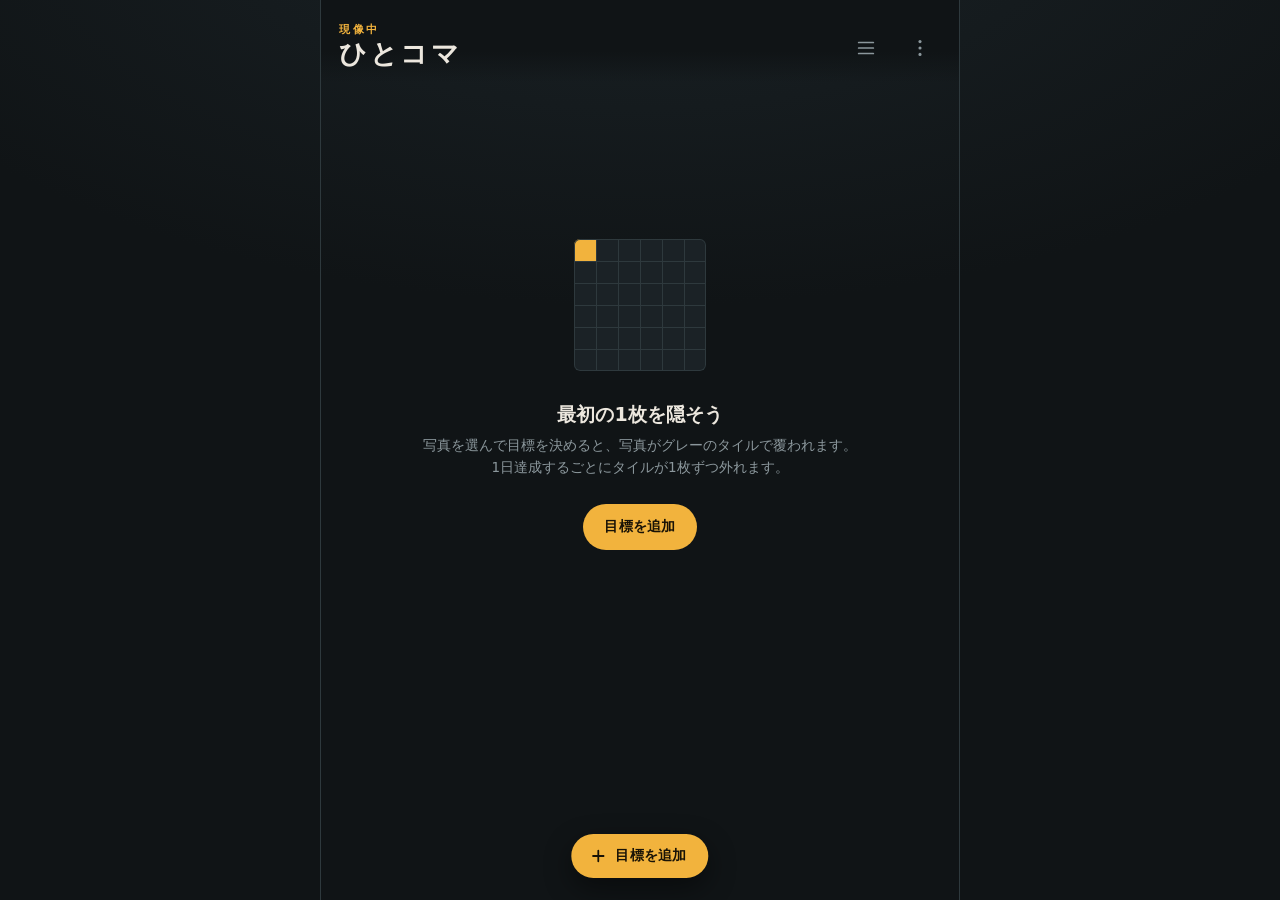
<file: index.html>
<!DOCTYPE html>
<html lang="ja">
<head>
<meta charset="utf-8">
<meta name="viewport" content="width=device-width, initial-scale=1, viewport-fit=cover">
<title>ひとコマ｜習慣で写真を現像する</title>
<meta name="description" content="習慣を続けるほど写真が現れる。目標は無制限に追加できます。">
<meta name="theme-color" content="#101416">
<meta name="apple-mobile-web-app-capable" content="yes">
<meta name="apple-mobile-web-app-status-bar-style" content="black-translucent">
<meta name="apple-mobile-web-app-title" content="ひとコマ">
<link rel="manifest" href="./manifest.webmanifest">
<link rel="apple-touch-icon" href="./icons/apple-touch-icon.png">
<link rel="icon" href="./icons/icon-192.png">
<link rel="preconnect" href="https://fonts.googleapis.com">
<link rel="preconnect" href="https://fonts.gstatic.com" crossorigin>
<link rel="stylesheet" href="https://fonts.googleapis.com/css2?family=Barlow+Condensed:wght@500;600;700&display=swap">
<link rel="stylesheet" href="./styles.css">
</head>
<body>

<!-- ============ 一覧画面 ============ -->
<main id="view-list" class="view is-active">
  <header class="topbar">
    <div class="topbar__title">
      <span class="eyebrow">現像中</span>
      <h1 class="wordmark wordmark--jp">ひとコマ</h1>
    </div>
    <button id="btn-view" class="iconbtn" aria-label="表示を切り替え"></button>
    <button id="btn-menu" class="iconbtn" aria-label="設定">
      <svg viewBox="0 0 24 24" aria-hidden="true"><circle cx="12" cy="5" r="1.7"/><circle cx="12" cy="12" r="1.7"/><circle cx="12" cy="19" r="1.7"/></svg>
    </button>
  </header>

  <div id="tabs" class="tabs" hidden>
    <button type="button" class="tab is-on" data-tab="running">進行中</button>
    <button type="button" class="tab" data-tab="shelf">棚</button>
  </div>

  <p id="tab-empty" class="tabempty" hidden></p>

  <div id="list-empty" class="empty" hidden>
    <div class="empty__grid" aria-hidden="true"></div>
    <h2>最初の1枚を隠そう</h2>
    <p>写真を選んで目標を決めると、写真がグレーのタイルで覆われます。<br>1日達成するごとにタイルが1枚ずつ外れます。</p>
    <button class="btn btn--primary" data-action="new">目標を追加</button>
  </div>

  <ul id="goal-list" class="sheet"></ul>

  <button id="fab" class="fab" aria-label="目標を追加">
    <svg viewBox="0 0 24 24" aria-hidden="true"><path d="M12 5v14M5 12h14"/></svg>
    <span>目標を追加</span>
  </button>
</main>

<!-- ============ 詳細画面 ============ -->
<main id="view-detail" class="view">
  <header class="topbar topbar--detail">
    <button id="btn-back" class="iconbtn" aria-label="一覧へ戻る">
      <svg viewBox="0 0 24 24" aria-hidden="true"><path d="M15 5l-7 7 7 7"/></svg>
    </button>
    <h2 id="detail-title" class="topbar__heading"></h2>
    <button id="btn-goal-menu" class="iconbtn" aria-label="この目標の設定">
      <svg viewBox="0 0 24 24" aria-hidden="true"><circle cx="12" cy="5" r="1.7"/><circle cx="12" cy="12" r="1.7"/><circle cx="12" cy="19" r="1.7"/></svg>
    </button>
  </header>

  <div class="detail__scroll">
    <div class="frame">
      <div id="mosaic" class="mosaic">
        <img id="mosaic-img" class="mosaic__img" alt="">
        <div id="mosaic-tiles" class="mosaic__tiles"></div>
      </div>
      <div class="frame__edge">
        <span id="frame-range" class="mono"></span>
        <span id="frame-count" class="mono"></span>
      </div>
    </div>

    <section class="readout">
      <div class="readout__main">
        <span id="stat-pct" class="readout__pct mono">0<i>%</i></span>
        <span class="readout__label">完成度</span>
      </div>
      <div class="readout__bar" role="img" aria-label="完成度">
        <div id="stat-bar" class="readout__fill"></div>
        <div id="stat-elapsed" class="readout__elapsed"></div>
      </div>
      <dl class="stats">
        <div><dt>開いたタイル</dt><dd id="stat-open" class="mono">0</dd></div>
        <div><dt>これまでの達成率</dt><dd id="stat-rate" class="mono">0%</dd></div>
        <div><dt>連続</dt><dd id="stat-streak" class="mono">0</dd></div>
        <div><dt>残り</dt><dd id="stat-left" class="mono">0</dd></div>
      </dl>
    </section>
  </div>

  <div class="dock">
    <button id="btn-today" class="btn btn--primary btn--wide"></button>
    <button id="btn-fix" class="btn btn--ghost">記録を修正</button>
  </div>
</main>

<!-- ============ 目標の作成 / 編集 ============ -->
<div id="editor" class="scrim" hidden>
  <section class="panel" role="dialog" aria-modal="true" aria-labelledby="editor-title">
    <header class="panel__head">
      <h2 id="editor-title">目標を追加</h2>
      <button class="iconbtn" data-close="editor" aria-label="閉じる">
        <svg viewBox="0 0 24 24" aria-hidden="true"><path d="M6 6l12 12M18 6L6 18"/></svg>
      </button>
    </header>

    <div class="panel__body">
      <div class="field">
        <span class="field__label">写真</span>
        <div id="photo-drop" class="photo-drop" role="button" tabindex="0">
          <img id="photo-preview" alt="" hidden>
          <span id="photo-hint" class="photo-drop__hint">タップして写真を選ぶ</span>
        </div>
        <input id="photo-input" type="file" accept="image/*" hidden>
        <button id="btn-recrop" class="linkbtn" type="button" hidden>切り抜きを調整する</button>
      </div>

      <label class="field">
        <span class="field__label">目標の名前</span>
        <input id="f-title" type="text" placeholder="例：毎朝ストレッチ" maxlength="40" autocomplete="off">
      </label>

      <div class="field-row">
        <label class="field">
          <span class="field__label">開始日</span>
          <input id="f-start" type="date">
        </label>
        <label class="field">
          <span class="field__label">期限</span>
          <input id="f-end" type="date">
        </label>
      </div>

      <label class="check">
        <input id="f-noend" type="checkbox">
        <span>期限を決めない（1年間 / 365タイル）</span>
      </label>

      <p id="editor-calc" class="calc mono"></p>
      <p id="editor-warn" class="warn" hidden></p>
      <p id="editor-error" class="error" hidden></p>
    </div>

    <footer class="panel__foot">
      <button class="btn btn--ghost" data-close="editor">やめる</button>
      <button id="btn-save" class="btn btn--primary">保存する</button>
    </footer>
  </section>
</div>

<!-- ============ 完成 ============ -->
<div id="finale" class="scrim" hidden>
  <section class="panel panel--short" role="dialog" aria-modal="true" aria-labelledby="finale-title">
    <div class="panel__body finale">
      <span class="finale__eyebrow">現像完了</span>
      <h2 id="finale-title" class="finale__head"></h2>
      <p class="finale__sub mono" id="finale-sub"></p>
      <dl class="finale__stats" id="finale-stats"></dl>
    </div>
    <footer class="panel__foot panel__foot--stack">
      <button id="btn-finale-save" class="btn btn--primary btn--wide">写真を保存・共有する</button>
      <div class="finale__row">
        <button id="btn-finale-replay" class="btn btn--ghost">もう一度見る</button>
        <button class="btn btn--ghost" data-close="finale">閉じる</button>
      </div>
    </footer>
  </section>
</div>

<!-- ============ 切り抜き ============ -->
<div id="cropper" class="scrim" hidden>
  <section class="panel" role="dialog" aria-modal="true" aria-labelledby="cropper-title">
    <header class="panel__head">
      <h2 id="cropper-title">使う範囲を選ぶ</h2>
      <button class="iconbtn" data-close="cropper" aria-label="閉じる">
        <svg viewBox="0 0 24 24" aria-hidden="true"><path d="M6 6l12 12M18 6L6 18"/></svg>
      </button>
    </header>

    <div class="panel__body">
      <div id="crop-stage" class="crop-stage">
        <img id="crop-img" alt="" draggable="false">
        <div class="crop-grid" aria-hidden="true"></div>
      </div>
      <p class="calc">枠の中をドラッグすると位置が動きます。指2本でも大きさを変えられます。</p>

      <div class="field">
        <span class="field__label">かたち</span>
        <div id="crop-ratios" class="chips">
          <button type="button" class="chip" data-ar="1.33333">よこ 4:3</button>
          <button type="button" class="chip" data-ar="1">正方形</button>
          <button type="button" class="chip" data-ar="0.75">たて 3:4</button>
          <button type="button" class="chip" data-ar="1.77778">ワイド 16:9</button>
        </div>
      </div>

      <label class="field">
        <span class="field__label">大きさ</span>
        <input id="crop-zoom" type="range" min="1" max="5" step="0.01" value="1">
      </label>
    </div>

    <footer class="panel__foot">
      <button class="btn btn--ghost" data-close="cropper">やめる</button>
      <button id="btn-crop-ok" class="btn btn--primary">この範囲で使う</button>
    </footer>
  </section>
</div>

<!-- ============ 1日の記録シート ============ -->
<div id="daysheet" class="scrim" hidden>
  <section class="panel panel--short" role="dialog" aria-modal="true" aria-labelledby="daysheet-title">
    <header class="panel__head">
      <h2 id="daysheet-title">記録を修正</h2>
      <button class="iconbtn" data-close="daysheet" aria-label="閉じる">
        <svg viewBox="0 0 24 24" aria-hidden="true"><path d="M6 6l12 12M18 6L6 18"/></svg>
      </button>
    </header>
    <div class="panel__body">
      <label class="field">
        <span class="field__label">日付</span>
        <input id="d-date" type="date">
      </label>
      <p id="d-meta" class="calc mono"></p>
      <p id="d-error" class="error" hidden></p>
    </div>
    <footer class="panel__foot">
      <button id="btn-day-clear" class="btn btn--ghost">達成を取り消す</button>
      <button id="btn-day-set" class="btn btn--primary">達成にする</button>
    </footer>
  </section>
</div>

<!-- ============ メニュー ============ -->
<div id="menu" class="scrim" hidden>
  <section class="panel panel--short" role="dialog" aria-modal="true" aria-labelledby="menu-title">
    <header class="panel__head">
      <h2 id="menu-title">設定</h2>
      <button class="iconbtn" data-close="menu" aria-label="閉じる">
        <svg viewBox="0 0 24 24" aria-hidden="true"><path d="M6 6l12 12M18 6L6 18"/></svg>
      </button>
    </header>
    <div class="panel__body">
      <h3 class="subhead">通知</h3>

      <div class="field">
        <span class="field__label">ことばのトーン</span>
        <div id="tone-pick" class="chips">
          <button type="button" class="chip" data-tone="plain">淡々と</button>
          <button type="button" class="chip" data-tone="kind">やさしい</button>
          <button type="button" class="chip" data-tone="strict">厳しめ</button>
        </div>
      </div>

      <div class="field">
        <span class="field__label">送る時間帯</span>
        <div class="slots">
          <label class="slot">
            <input type="checkbox" data-slot="morning">
            <span class="slot__name">朝</span>
            <input type="time" data-slot-at="morning">
          </label>
          <label class="slot">
            <input type="checkbox" data-slot="evening">
            <span class="slot__name">夕方</span>
            <input type="time" data-slot-at="evening">
          </label>
          <label class="slot">
            <input type="checkbox" data-slot="night">
            <span class="slot__name">夜</span>
            <input type="time" data-slot-at="night">
          </label>
        </div>
      </div>

      <p class="calc">その時点で未記録の目標があるときだけ送られます。すべて記録した日は通知は来ません。</p>
      <button id="btn-preview" class="btn btn--ghost btn--wide">文面を確認する</button>
      <p class="calc" id="notify-state"></p>

      <h3 class="subhead">バックアップ</h3>
      <p class="calc pre" id="backup-state"></p>
      <div class="menu-body">
        <button id="btn-backup-now" class="btn btn--ghost btn--wide">今すぐバックアップ</button>
        <button id="btn-backup-restore" class="btn btn--ghost btn--wide">バックアップから書き戻す</button>
      </div>

      <h3 class="subhead">ファイルに書き出す</h3>
      <p class="calc">別の端末に移すときや、手元に控えを残したいときに使います。iPhoneなら共有先に「ファイル」を選ぶと、iCloud Driveに保存できます。</p>
      <div class="menu-body">
        <button id="btn-export" class="btn btn--ghost btn--wide">データを書き出す</button>
        <button id="btn-import" class="btn btn--ghost btn--wide">データを読み込む</button>
      </div>
      <input id="import-input" type="file" accept="application/json,.json" hidden>
      <p class="calc" id="menu-stat"></p>
    </div>
  </section>
</div>

<!-- ============ 目標メニュー ============ -->
<div id="goalmenu" class="scrim" hidden>
  <section class="panel panel--short" role="dialog" aria-modal="true" aria-labelledby="goalmenu-title">
    <header class="panel__head">
      <h2 id="goalmenu-title">この目標</h2>
      <button class="iconbtn" data-close="goalmenu" aria-label="閉じる">
        <svg viewBox="0 0 24 24" aria-hidden="true"><path d="M6 6l12 12M18 6L6 18"/></svg>
      </button>
    </header>
    <div class="panel__body menu-body">
      <button id="btn-shot" class="btn btn--ghost btn--wide">いまの写真を保存・共有する</button>
      <button id="btn-replay" class="btn btn--ghost btn--wide">タイルが外れる様子を見る</button>
      <button id="btn-edit" class="btn btn--ghost btn--wide">目標を編集する</button>
      <button id="btn-delete" class="btn btn--danger btn--wide">目標を削除する</button>
    </div>
  </section>
</div>

<!-- ============ 文面の確認 ============ -->
<div id="preview" class="scrim" hidden>
  <section class="panel" role="dialog" aria-modal="true" aria-labelledby="preview-title">
    <header class="panel__head">
      <h2 id="preview-title">いま送られる文面</h2>
      <button class="iconbtn" data-close="preview" aria-label="閉じる">
        <svg viewBox="0 0 24 24" aria-hidden="true"><path d="M6 6l12 12M18 6L6 18"/></svg>
      </button>
    </header>
    <div class="panel__body">
      <div class="chips" id="preview-tone">
        <button type="button" class="chip" data-tone="plain">淡々と</button>
        <button type="button" class="chip" data-tone="kind">やさしい</button>
        <button type="button" class="chip" data-tone="strict">厳しめ</button>
      </div>
      <p class="calc" id="preview-note"></p>
      <div id="preview-list"></div>
    </div>
    <footer class="panel__foot">
      <button id="btn-reroll" class="btn btn--ghost">別の言い回し</button>
      <button class="btn btn--primary" data-close="preview">閉じる</button>
    </footer>
  </section>
</div>

<div id="toast" class="toast" role="status" aria-live="polite"></div>

<script src="./messages.js"></script>
<script src="./app.js"></script>
</body>
</html>
</file>
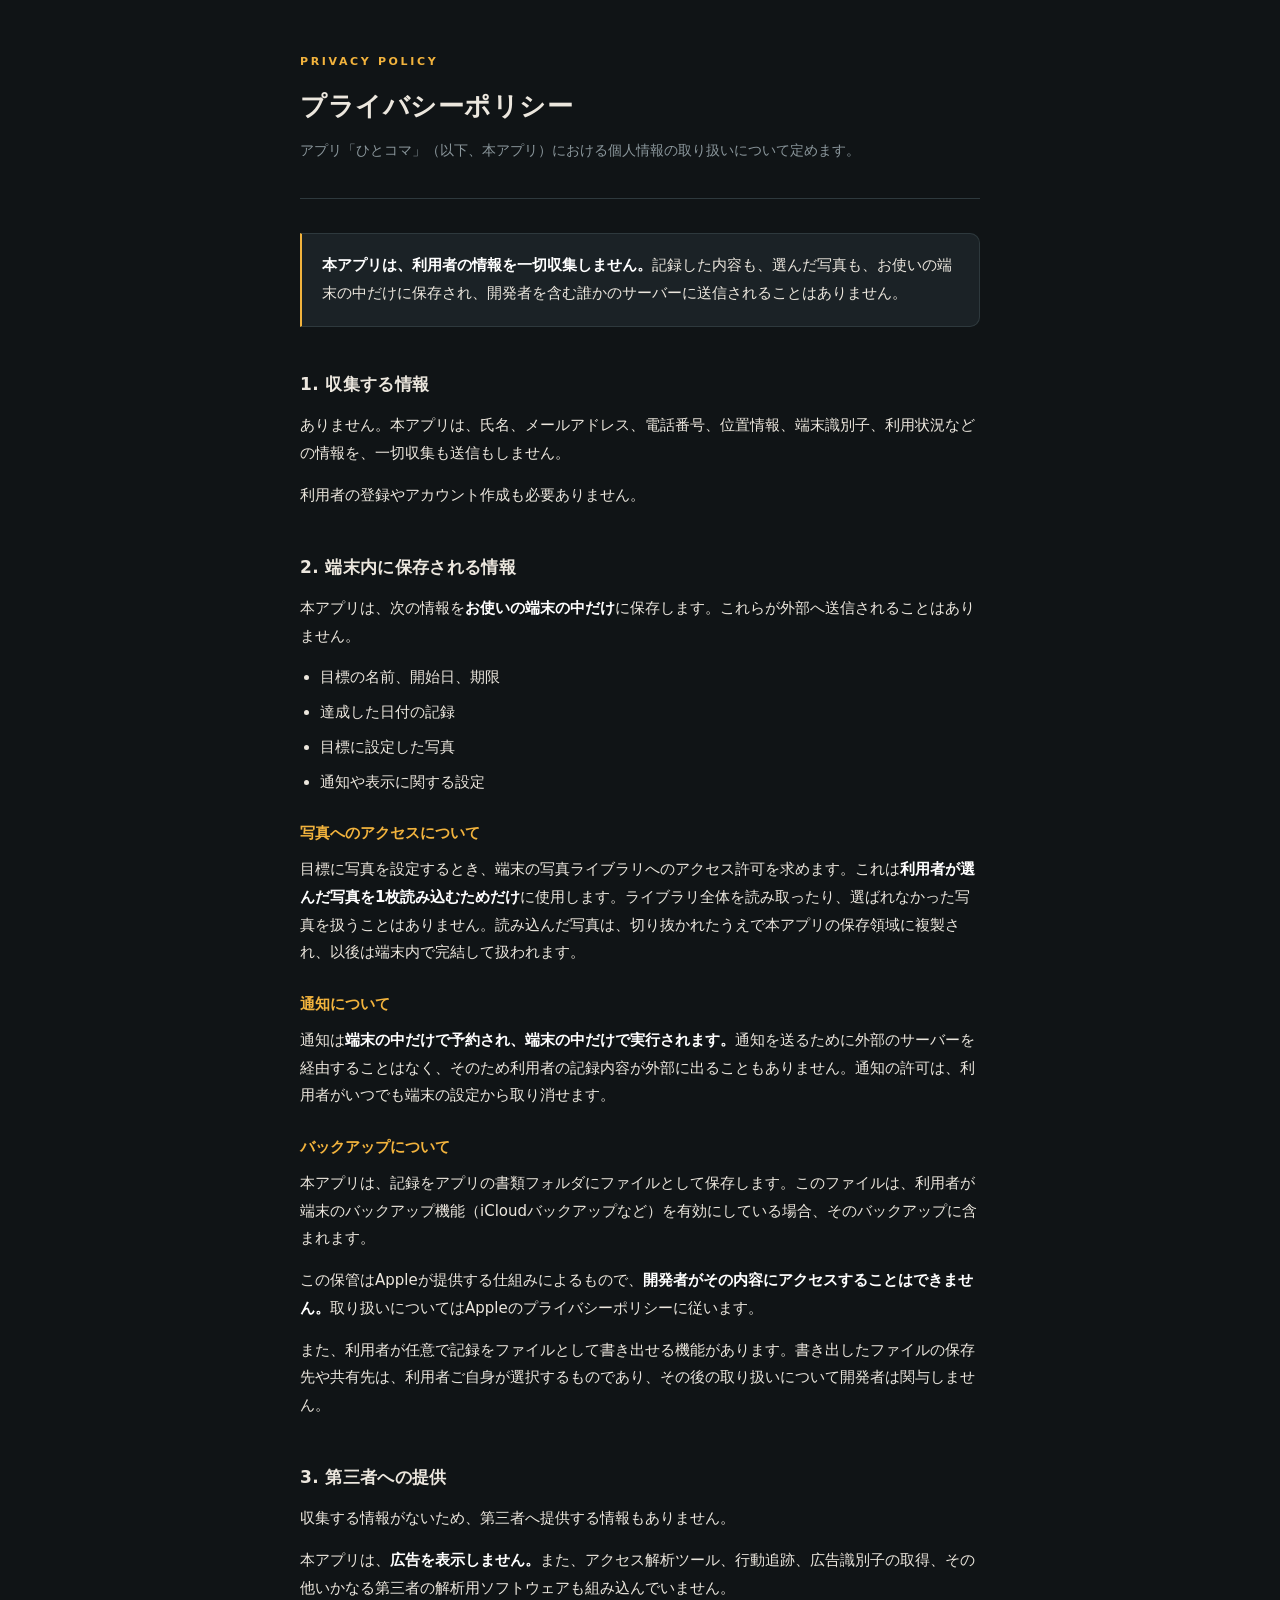
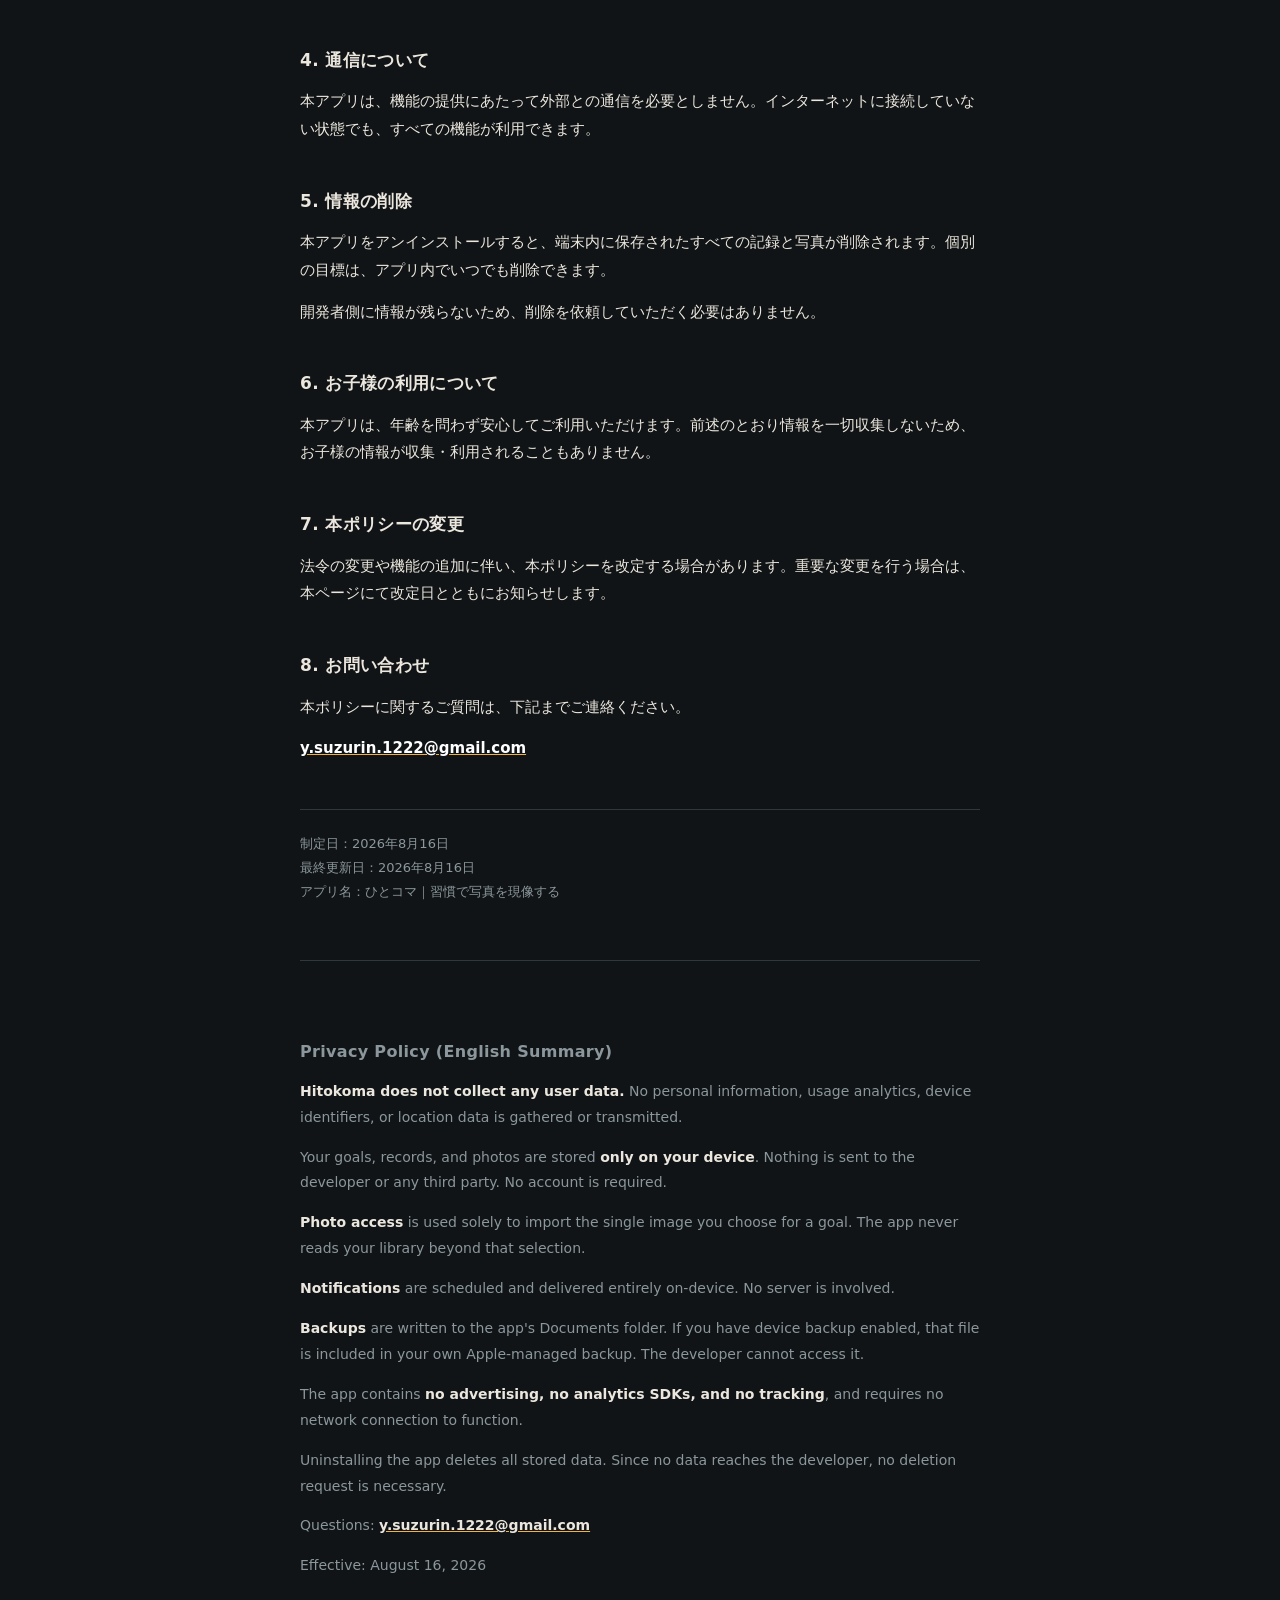
<file: privacy.html>
<!DOCTYPE html>
<html lang="ja">
<head>
<meta charset="utf-8">
<meta name="viewport" content="width=device-width, initial-scale=1">
<title>プライバシーポリシー — ひとコマ</title>
<meta name="description" content="ひとコマのプライバシーポリシー。記録と写真は端末内にのみ保存され、外部に送信されません。">
<meta name="theme-color" content="#101416">
<style>
:root{
  --ink:#101416; --panel:#1B2226; --line:#2E393D;
  --paper:#ECE7DE; --muted:#8B979C; --amber:#F2B33D;
}
*,*::before,*::after{ box-sizing:border-box; }
body{
  margin:0; padding:0 20px 80px;
  background:var(--ink); color:var(--paper);
  font-family:"Hiragino Sans","Hiragino Kaku Gothic ProN","Noto Sans JP","Yu Gothic UI",Meiryo,system-ui,sans-serif;
  font-size:15px; line-height:1.85;
  -webkit-font-smoothing:antialiased;
}
.wrap{ max-width:680px; margin:0 auto; }
header{ padding:52px 0 34px; border-bottom:1px solid var(--line); margin-bottom:34px; }
.eyebrow{
  display:block; font-size:11px; font-weight:600;
  letter-spacing:.24em; color:var(--amber); margin-bottom:10px;
}
h1{ margin:0 0 8px; font-size:26px; font-weight:700; letter-spacing:.02em; }
.lede{ margin:0; color:var(--muted); font-size:14px; }
h2{
  margin:38px 0 12px; padding-top:4px;
  font-size:17px; font-weight:700; letter-spacing:.02em;
}
h3{ margin:24px 0 8px; font-size:15px; font-weight:600; color:var(--amber); }
p{ margin:0 0 14px; }
ul{ margin:0 0 14px; padding-left:1.3em; }
li{ margin-bottom:7px; }
strong{ color:#fff; font-weight:700; }
.card{
  margin:26px 0; padding:18px 20px;
  border:1px solid var(--line); border-left:2px solid var(--amber);
  border-radius:0 10px 10px 0; background:var(--panel);
}
.card p:last-child{ margin-bottom:0; }
.meta{
  margin-top:46px; padding-top:22px;
  border-top:1px solid var(--line);
  font-size:13px; color:var(--muted);
}
a{ color:var(--amber); }
.en{ margin-top:56px; padding-top:34px; border-top:1px solid var(--line); }
.en h2{ font-size:16px; }
.en, .en p, .en li{ color:var(--muted); font-size:14px; }
.en strong{ color:var(--paper); }
</style>
</head>
<body>
<div class="wrap">

<header>
  <span class="eyebrow">PRIVACY POLICY</span>
  <h1>プライバシーポリシー</h1>
  <p class="lede">アプリ「ひとコマ」（以下、本アプリ）における個人情報の取り扱いについて定めます。</p>
</header>

<div class="card">
  <p><strong>本アプリは、利用者の情報を一切収集しません。</strong>記録した内容も、選んだ写真も、お使いの端末の中だけに保存され、開発者を含む誰かのサーバーに送信されることはありません。</p>
</div>

<h2>1. 収集する情報</h2>
<p>ありません。本アプリは、氏名、メールアドレス、電話番号、位置情報、端末識別子、利用状況などの情報を、一切収集も送信もしません。</p>
<p>利用者の登録やアカウント作成も必要ありません。</p>

<h2>2. 端末内に保存される情報</h2>
<p>本アプリは、次の情報を<strong>お使いの端末の中だけ</strong>に保存します。これらが外部へ送信されることはありません。</p>
<ul>
  <li>目標の名前、開始日、期限</li>
  <li>達成した日付の記録</li>
  <li>目標に設定した写真</li>
  <li>通知や表示に関する設定</li>
</ul>

<h3>写真へのアクセスについて</h3>
<p>目標に写真を設定するとき、端末の写真ライブラリへのアクセス許可を求めます。これは<strong>利用者が選んだ写真を1枚読み込むためだけ</strong>に使用します。ライブラリ全体を読み取ったり、選ばれなかった写真を扱うことはありません。読み込んだ写真は、切り抜かれたうえで本アプリの保存領域に複製され、以後は端末内で完結して扱われます。</p>

<h3>通知について</h3>
<p>通知は<strong>端末の中だけで予約され、端末の中だけで実行されます。</strong>通知を送るために外部のサーバーを経由することはなく、そのため利用者の記録内容が外部に出ることもありません。通知の許可は、利用者がいつでも端末の設定から取り消せます。</p>

<h3>バックアップについて</h3>
<p>本アプリは、記録をアプリの書類フォルダにファイルとして保存します。このファイルは、利用者が端末のバックアップ機能（iCloudバックアップなど）を有効にしている場合、そのバックアップに含まれます。</p>
<p>この保管はAppleが提供する仕組みによるもので、<strong>開発者がその内容にアクセスすることはできません。</strong>取り扱いについてはAppleのプライバシーポリシーに従います。</p>
<p>また、利用者が任意で記録をファイルとして書き出せる機能があります。書き出したファイルの保存先や共有先は、利用者ご自身が選択するものであり、その後の取り扱いについて開発者は関与しません。</p>

<h2>3. 第三者への提供</h2>
<p>収集する情報がないため、第三者へ提供する情報もありません。</p>
<p>本アプリは、<strong>広告を表示しません。</strong>また、アクセス解析ツール、行動追跡、広告識別子の取得、その他いかなる第三者の解析用ソフトウェアも組み込んでいません。</p>

<h2>4. 通信について</h2>
<p>本アプリは、機能の提供にあたって外部との通信を必要としません。インターネットに接続していない状態でも、すべての機能が利用できます。</p>

<h2>5. 情報の削除</h2>
<p>本アプリをアンインストールすると、端末内に保存されたすべての記録と写真が削除されます。個別の目標は、アプリ内でいつでも削除できます。</p>
<p>開発者側に情報が残らないため、削除を依頼していただく必要はありません。</p>

<h2>6. お子様の利用について</h2>
<p>本アプリは、年齢を問わず安心してご利用いただけます。前述のとおり情報を一切収集しないため、お子様の情報が収集・利用されることもありません。</p>

<h2>7. 本ポリシーの変更</h2>
<p>法令の変更や機能の追加に伴い、本ポリシーを改定する場合があります。重要な変更を行う場合は、本ページにて改定日とともにお知らせします。</p>

<h2>8. お問い合わせ</h2>
<p>本ポリシーに関するご質問は、下記までご連絡ください。</p>
<p><a href="mailto:y.suzurin.1222@gmail.com"><strong>y.suzurin.1222@gmail.com</strong></a></p>

<div class="meta">
  制定日：2026年8月16日<br>
  最終更新日：2026年8月16日<br>
  アプリ名：ひとコマ｜習慣で写真を現像する
</div>

<div class="en">
  <h2>Privacy Policy (English Summary)</h2>
  <p><strong>Hitokoma does not collect any user data.</strong> No personal information, usage analytics, device identifiers, or location data is gathered or transmitted.</p>
  <p>Your goals, records, and photos are stored <strong>only on your device</strong>. Nothing is sent to the developer or any third party. No account is required.</p>
  <p><strong>Photo access</strong> is used solely to import the single image you choose for a goal. The app never reads your library beyond that selection.</p>
  <p><strong>Notifications</strong> are scheduled and delivered entirely on-device. No server is involved.</p>
  <p><strong>Backups</strong> are written to the app's Documents folder. If you have device backup enabled, that file is included in your own Apple-managed backup. The developer cannot access it.</p>
  <p>The app contains <strong>no advertising, no analytics SDKs, and no tracking</strong>, and requires no network connection to function.</p>
  <p>Uninstalling the app deletes all stored data. Since no data reaches the developer, no deletion request is necessary.</p>
  <p>Questions: <a href="mailto:y.suzurin.1222@gmail.com"><strong>y.suzurin.1222@gmail.com</strong></a></p>
  <p>Effective: August 16, 2026</p>
</div>

</div>
</body>
</html>
</file>
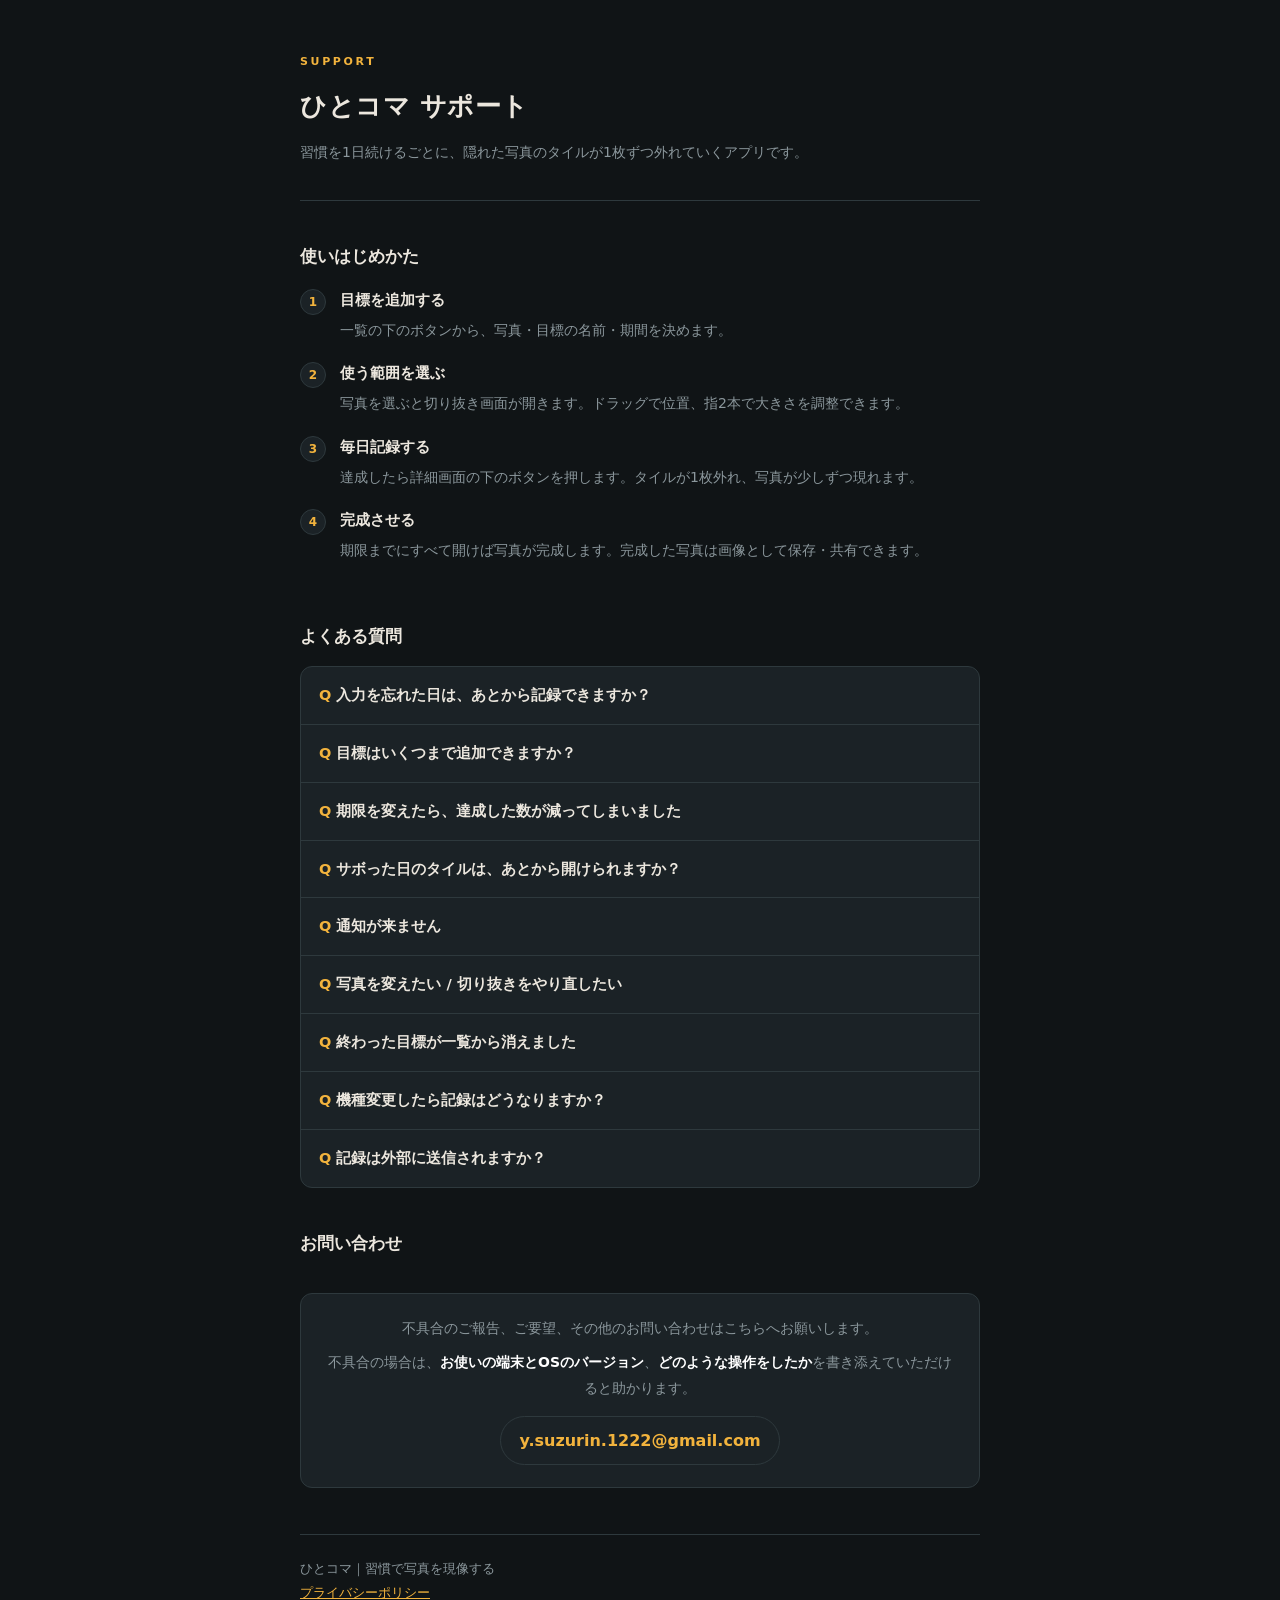
<file: support.html>
<!DOCTYPE html>
<html lang="ja">
<head>
<meta charset="utf-8">
<meta name="viewport" content="width=device-width, initial-scale=1">
<title>サポート — ひとコマ</title>
<meta name="description" content="ひとコマの使い方、よくある質問、お問い合わせ窓口。">
<meta name="theme-color" content="#101416">
<style>
:root{
  --ink:#101416; --panel:#1B2226; --line:#2E393D;
  --paper:#ECE7DE; --muted:#8B979C; --amber:#F2B33D; --cyan:#3FB6C2;
}
*,*::before,*::after{ box-sizing:border-box; }
body{
  margin:0; padding:0 20px 80px;
  background:var(--ink); color:var(--paper);
  font-family:"Hiragino Sans","Hiragino Kaku Gothic ProN","Noto Sans JP","Yu Gothic UI",Meiryo,system-ui,sans-serif;
  font-size:15px; line-height:1.85;
  -webkit-font-smoothing:antialiased;
}
.wrap{ max-width:680px; margin:0 auto; }
header{ padding:52px 0 34px; border-bottom:1px solid var(--line); margin-bottom:34px; }
.eyebrow{
  display:block; font-size:11px; font-weight:600;
  letter-spacing:.24em; color:var(--amber); margin-bottom:10px;
}
h1{ margin:0 0 10px; font-size:26px; font-weight:700; letter-spacing:.02em; }
.lede{ margin:0; color:var(--muted); font-size:14px; }
h2{ margin:40px 0 14px; font-size:17px; font-weight:700; }
p{ margin:0 0 14px; }
strong{ color:#fff; font-weight:700; }
a{ color:var(--amber); }

.steps{ margin:0; padding:0; list-style:none; counter-reset:s; }
.steps li{
  position:relative; counter-increment:s;
  padding:0 0 16px 40px; margin:0;
}
.steps li::before{
  content:counter(s);
  position:absolute; left:0; top:2px;
  width:26px; height:26px;
  display:grid; place-items:center;
  border-radius:50%; background:var(--panel);
  border:1px solid var(--line);
  font-size:12px; font-weight:700; color:var(--amber);
}
.steps b{ display:block; font-size:15px; font-weight:600; margin-bottom:2px; }
.steps span{ color:var(--muted); font-size:14px; }

.qa{
  border:1px solid var(--line); border-radius:12px;
  background:var(--panel); overflow:hidden;
}
.qa details{ border-bottom:1px solid var(--line); }
.qa details:last-child{ border-bottom:0; }
.qa summary{
  padding:15px 18px; cursor:pointer;
  font-size:14.5px; font-weight:600;
  list-style:none;
}
.qa summary::-webkit-details-marker{ display:none; }
.qa summary::before{ content:"Q  "; color:var(--amber); font-weight:700; }
.qa summary:hover{ color:var(--amber); }
.qa .a{ padding:0 18px 16px; font-size:14px; color:var(--muted); }
.qa .a p{ margin:0 0 10px; }
.qa .a p:last-child{ margin-bottom:0; }
.qa .a strong{ color:var(--paper); }

.contact{
  margin:34px 0 0; padding:22px;
  border:1px solid var(--line); border-radius:12px;
  background:var(--panel); text-align:center;
}
.contact p{ margin:0 0 8px; color:var(--muted); font-size:14px; }
.contact .mail{
  display:inline-block; margin-top:6px; padding:9px 18px;
  border:1px solid var(--line); border-radius:999px;
  font-size:16px; font-weight:700; color:var(--amber);
  text-decoration:none; word-break:break-all;
}
.contact .mail:hover{ border-color:var(--amber); }
.meta{
  margin-top:46px; padding-top:22px;
  border-top:1px solid var(--line);
  font-size:13px; color:var(--muted);
}
</style>
</head>
<body>
<div class="wrap">

<header>
  <span class="eyebrow">SUPPORT</span>
  <h1>ひとコマ サポート</h1>
  <p class="lede">習慣を1日続けるごとに、隠れた写真のタイルが1枚ずつ外れていくアプリです。</p>
</header>

<h2>使いはじめかた</h2>
<ol class="steps">
  <li><b>目標を追加する</b><span>一覧の下のボタンから、写真・目標の名前・期間を決めます。</span></li>
  <li><b>使う範囲を選ぶ</b><span>写真を選ぶと切り抜き画面が開きます。ドラッグで位置、指2本で大きさを調整できます。</span></li>
  <li><b>毎日記録する</b><span>達成したら詳細画面の下のボタンを押します。タイルが1枚外れ、写真が少しずつ現れます。</span></li>
  <li><b>完成させる</b><span>期限までにすべて開けば写真が完成します。完成した写真は画像として保存・共有できます。</span></li>
</ol>

<h2>よくある質問</h2>
<div class="qa">

  <details>
    <summary>入力を忘れた日は、あとから記録できますか？</summary>
    <div class="a">
      <p>できます。写真のその日のタイルを直接タップするか、詳細画面の「記録を修正」から日付を選んでください。取り消しも同じ場所からできます。</p>
      <p>ただし<strong>未来の日付を先に達成にすることはできません。</strong></p>
    </div>
  </details>

  <details>
    <summary>目標はいくつまで追加できますか？</summary>
    <div class="a">
      <p>上限はありません。いくつでも追加できます。</p>
    </div>
  </details>

  <details>
    <summary>期限を変えたら、達成した数が減ってしまいました</summary>
    <div class="a">
      <p><strong>記録は消えていません。</strong>新しい期間の外に出た日は数えられなくなるだけで、データはそのまま残っています。</p>
      <p>期間を元に戻せば、また数えられるようになります。</p>
    </div>
  </details>

  <details>
    <summary>サボった日のタイルは、あとから開けられますか？</summary>
    <div class="a">
      <p>その日を達成として記録すれば開きます。過去の日付はいつでも記録できます。</p>
      <p>そのままにしておけば、写真に「穴」として残ります。これは不具合ではなく、続かなかった日が見えるようにするための仕様です。</p>
    </div>
  </details>

  <details>
    <summary>通知が来ません</summary>
    <div class="a">
      <p>まず端末の設定で、本アプリの通知が許可されているか確認してください。</p>
      <p>また本アプリは、<strong>その時点で未記録の目標があるときだけ</strong>通知します。すべて記録した日は通知が来ません。これは正常な動作です。</p>
      <p>通知する時間帯は、一覧の右上「⋮」から変更できます。</p>
    </div>
  </details>

  <details>
    <summary>写真を変えたい / 切り抜きをやり直したい</summary>
    <div class="a">
      <p>詳細画面の右上「⋮」→「目標を編集する」から変更できます。写真を差し替えても、それまでの記録は残ります。</p>
      <p>写真を選んだあとに出る「切り抜きを調整する」からは、写真を選び直さずに範囲だけ変えられます。</p>
    </div>
  </details>

  <details>
    <summary>終わった目標が一覧から消えました</summary>
    <div class="a">
      <p>期限が過ぎた目標と、100%完成した目標は、自動的に「棚」へ移ります。</p>
      <p>一覧の上にある「進行中／棚」の切り替えから見られます。完成した写真はここに貯まっていきます。</p>
    </div>
  </details>

  <details>
    <summary>機種変更したら記録はどうなりますか？</summary>
    <div class="a">
      <p>記録は端末のバックアップに含まれるため、新しい端末でバックアップから復元すれば、そのまま引き継がれます。</p>
      <p>より確実にするには、設定の「データを書き出す」でファイルを保存しておいてください。新しい端末では「データを読み込む」で、写真ごと復元できます。</p>
    </div>
  </details>

  <details>
    <summary>記録は外部に送信されますか？</summary>
    <div class="a">
      <p>されません。記録も写真も、お使いの端末の中だけに保存されます。広告や利用状況の収集も一切ありません。</p>
      <p>詳しくは<a href="./privacy.html">プライバシーポリシー</a>をご覧ください。</p>
    </div>
  </details>

</div>

<h2>お問い合わせ</h2>
<div class="contact">
  <p>不具合のご報告、ご要望、その他のお問い合わせはこちらへお願いします。</p>
  <p>不具合の場合は、<strong>お使いの端末とOSのバージョン</strong>、<strong>どのような操作をしたか</strong>を書き添えていただけると助かります。</p>
  <a class="mail" href="mailto:y.suzurin.1222@gmail.com?subject=%E3%81%B2%E3%81%A8%E3%82%B3%E3%83%9E%20%E3%81%AB%E3%81%A4%E3%81%84%E3%81%A6">y.suzurin.1222@gmail.com</a>
</div>

<div class="meta">
  ひとコマ｜習慣で写真を現像する<br>
  <a href="./privacy.html">プライバシーポリシー</a>
</div>

</div>
</body>
</html>
</file>
<file: styles.css>
/* ==========================================================================
   Mosaic — 習慣で写真を現像する
   パレット: 暗室(セーフライト)＋写真の三原色 CMY をアクセントに
   ========================================================================== */

:root{
  --ink:        #101416;   /* 地 */
  --ink-2:      #161C1F;
  --panel:      #1B2226;
  --panel-2:    #232C30;
  --line:       #2E393D;
  --paper:      #ECE7DE;   /* 主要テキスト（印画紙の白） */
  --muted:      #8B979C;
  --amber:      #F2B33D;   /* 現像 = 達成 */
  --cyan:       #3FB6C2;   /* 今日 */
  --magenta:    #C9508C;   /* 取りこぼし */

  --tile-future: #4E5659;  /* これから来る日 */
  --tile-miss:   #7C8488;  /* 過ぎたのに開かなかった日 */

  --r-s: 6px;
  --r-m: 12px;
  --r-l: 18px;

  --pad: 18px;
  --safe-t: env(safe-area-inset-top, 0px);
  --safe-b: env(safe-area-inset-bottom, 0px);

  --font-jp: "Hiragino Sans", "Hiragino Kaku Gothic ProN", "Noto Sans JP",
             "Yu Gothic UI", "Yu Gothic", Meiryo, system-ui, sans-serif;
  --font-num: "Barlow Condensed", "Oswald", "Roboto Condensed", ui-sans-serif, sans-serif;
}

*,*::before,*::after{ box-sizing:border-box; }

html,body{ height:100%; }

body{
  margin:0;
  background:
    radial-gradient(120% 80% at 50% -10%, #1A2226 0%, var(--ink) 55%) no-repeat,
    var(--ink);
  color:var(--paper);
  font-family:var(--font-jp);
  font-size:15px;
  line-height:1.6;
  -webkit-font-smoothing:antialiased;
  -webkit-tap-highlight-color:transparent;
  overscroll-behavior-y:none;
}

svg{ width:22px; height:22px; fill:none; stroke:currentColor; stroke-width:1.9;
     stroke-linecap:round; stroke-linejoin:round; }
svg circle{ fill:currentColor; stroke:none; }

.mono{
  font-family:var(--font-num);
  font-variant-numeric:tabular-nums;
  letter-spacing:.02em;
}

/* ---------- 画面切り替え ---------- */
.view{ display:none; min-height:100dvh; flex-direction:column; }
.view.is-active{ display:flex; }

/* ---------- トップバー ---------- */
.topbar{
  position:sticky; top:0; z-index:20;
  display:flex; align-items:flex-end; gap:12px;
  padding:calc(var(--safe-t) + 20px) var(--pad) 14px;
  background:linear-gradient(var(--ink) 62%, rgba(16,20,22,0));
}
.topbar__title{ flex:1; min-width:0; }
.eyebrow{
  display:block;
  font-family:var(--font-num);
  font-size:11px; font-weight:600;
  letter-spacing:.24em; text-transform:uppercase;
  color:var(--amber);
}
.wordmark{
  margin:0;
  font-family:var(--font-num);
  font-size:34px; font-weight:700;
  letter-spacing:.06em; line-height:1;
  color:var(--paper);
}
.topbar--detail{ align-items:center; padding-bottom:10px; }
.topbar__heading{
  flex:1; min-width:0; margin:0;
  font-size:16px; font-weight:600; letter-spacing:.01em;
  text-align:center;
  overflow:hidden; text-overflow:ellipsis; white-space:nowrap;
}

.iconbtn{
  flex:none;
  width:42px; height:42px;
  display:grid; place-items:center;
  border:0; border-radius:50%;
  background:transparent; color:var(--muted);
  cursor:pointer;
  transition:background .15s ease, color .15s ease;
}
.iconbtn:hover{ background:var(--panel); color:var(--paper); }
.iconbtn:focus-visible{ outline:2px solid var(--cyan); outline-offset:2px; }

/* ---------- 一覧（コンタクトシート） ---------- */
.sheet{
  list-style:none; margin:0;
  padding:4px var(--pad) calc(var(--safe-b) + 110px);
  display:flex; flex-direction:column; gap:12px;
}

/* ---------- 空の状態 ---------- */
.empty{
  flex:1;
  display:flex; flex-direction:column; align-items:center; justify-content:center;
  gap:6px; padding:40px var(--pad) 120px; text-align:center;
}
.empty__grid{
  width:132px; height:132px; margin-bottom:22px;
  border-radius:var(--r-s);
  background-image:
    linear-gradient(var(--amber), var(--amber)),
    linear-gradient(var(--line) 1px, transparent 1px),
    linear-gradient(90deg, var(--line) 1px, transparent 1px);
  background-size:22px 22px, 22px 22px, 22px 22px;
  background-repeat:no-repeat, repeat, repeat;
  background-color:var(--panel);
  box-shadow:inset 0 0 0 1px var(--line);
}
.empty h2{ margin:0; font-size:19px; font-weight:600; }
.empty p{ margin:0 0 20px; color:var(--muted); font-size:13.5px; }

/* ---------- FAB ---------- */
.fab{
  position:fixed; z-index:30;
  left:50%; transform:translateX(-50%);
  bottom:calc(var(--safe-b) + 22px);
  display:inline-flex; align-items:center; gap:8px;
  padding:13px 22px 13px 18px;
  border:0; border-radius:999px;
  background:var(--amber); color:#181206;
  font-family:inherit; font-size:14px; font-weight:700; letter-spacing:.02em;
  box-shadow:0 10px 28px rgba(0,0,0,.45);
  cursor:pointer;
  transition:transform .18s ease;
}
.fab svg{ width:18px; height:18px; stroke-width:2.4; }
.fab:active{ transform:translateX(-50%) scale(.96); }
.fab:focus-visible{ outline:2px solid var(--cyan); outline-offset:3px; }

/* ---------- 詳細：フレーム ---------- */
.detail__scroll{ flex:1; overflow-y:auto; padding:0 var(--pad) 24px; }

.frame{
  padding:10px 10px 0;
  border:1px solid var(--line); border-radius:var(--r-m);
  background:var(--panel);
}
.mosaic{
  position:relative;
  width:100%;
  border-radius:var(--r-s);
  overflow:hidden;
  background:var(--ink-2);
  line-height:0;
}
.mosaic__img{ display:block; width:100%; height:auto; }
.mosaic__tiles{ position:absolute; inset:0; }

.tile{
  position:absolute;
  border:0; padding:0; margin:0;
  background:transparent;
  cursor:pointer;
}
.tile::before{
  content:''; position:absolute; inset:0;
  background:var(--tile-future);
  box-shadow:inset 0 0 0 1px rgba(16,20,22,.22);
  transition:opacity .34s cubic-bezier(.2,.7,.3,1), transform .34s cubic-bezier(.2,.7,.3,1);
}
.tile.is-miss::before{ background:var(--tile-miss); }
.tile.is-today::before{ box-shadow:inset 0 0 0 2px var(--cyan); }
.tile.is-open::before{ opacity:0; transform:scale(.8); }

.frame__edge{
  display:flex; justify-content:space-between; align-items:center;
  padding:7px 2px 6px;
  font-size:11px; font-weight:600;
  letter-spacing:.14em; text-transform:uppercase;
  color:var(--muted);
}

/* ---------- 詳細：数値 ---------- */
.readout{ padding-top:22px; }
.readout__main{ display:flex; align-items:baseline; gap:10px; }
.readout__pct{
  font-size:56px; font-weight:700; line-height:.9;
  color:var(--amber);
}
.readout__pct i{ font-style:normal; font-size:22px; margin-left:2px; }
.readout__label{
  font-family:var(--font-num); font-size:12px; font-weight:600;
  letter-spacing:.2em; text-transform:uppercase; color:var(--muted);
}
.readout__bar{
  position:relative;
  margin:14px 0 18px; height:6px;
  border-radius:3px; background:var(--line); overflow:hidden;
}
.readout__fill{
  height:100%; width:0; border-radius:3px;
  background:var(--amber);
  transition:width .4s cubic-bezier(.2,.7,.3,1);
}
.readout__elapsed{
  position:absolute; top:-3px; bottom:-3px; width:2px;
  background:var(--cyan);
  transition:left .4s cubic-bezier(.2,.7,.3,1);
}

.stats{
  display:grid; grid-template-columns:1fr 1fr; gap:1px;
  margin:0; border:1px solid var(--line); border-radius:var(--r-m);
  background:var(--line); overflow:hidden;
}
.stats > div{ padding:12px 14px; background:var(--panel); }
.stats dt{
  font-size:11px; letter-spacing:.08em; color:var(--muted); margin-bottom:2px;
}
.stats dd{ margin:0; font-size:22px; font-weight:600; }

/* ---------- 下部の操作 ---------- */
.dock{
  position:sticky; bottom:0;
  display:flex; gap:10px;
  padding:12px var(--pad) calc(var(--safe-b) + 14px);
  background:linear-gradient(rgba(16,20,22,0), var(--ink) 34%);
}

/* ---------- ボタン ---------- */
.btn{
  appearance:none;
  padding:13px 20px;
  border:1px solid transparent; border-radius:999px;
  font-family:inherit; font-size:14px; font-weight:700; letter-spacing:.02em;
  cursor:pointer;
  transition:background .16s ease, border-color .16s ease, transform .16s ease, opacity .16s ease;
}
.btn:active{ transform:scale(.97); }
.btn:focus-visible{ outline:2px solid var(--cyan); outline-offset:2px; }
.btn:disabled{ opacity:.42; cursor:default; transform:none; }

.btn--primary{ background:var(--amber); color:#181206; }
.btn--primary:hover:not(:disabled){ background:#F7C05B; }
.btn--ghost{ background:transparent; border-color:var(--line); color:var(--paper); }
.btn--ghost:hover{ background:var(--panel); border-color:#3E4A4F; }
.btn--danger{ background:transparent; border-color:#5A2A42; color:var(--magenta); }
.btn--danger:hover{ background:#2A1B23; }
.btn--wide{ flex:1; width:100%; }

.btn--primary.is-undo{ background:transparent; border-color:var(--amber); color:var(--amber); }
.btn--primary.is-undo:hover:not(:disabled){ background:rgba(242,179,61,.1); }

/* ---------- モーダル ---------- */
.scrim{
  position:fixed; inset:0; z-index:60;
  display:flex; align-items:flex-end; justify-content:center;
  background:rgba(8,11,12,.72);
  backdrop-filter:blur(3px);
  animation:fade .18s ease;
}
.scrim[hidden]{ display:none; }
@keyframes fade{ from{opacity:0} to{opacity:1} }

.panel{
  width:min(520px,100%);
  max-height:92dvh;
  display:flex; flex-direction:column;
  border:1px solid var(--line);
  border-radius:var(--r-l) var(--r-l) 0 0;
  background:var(--ink-2);
  animation:rise .24s cubic-bezier(.2,.8,.3,1);
}
@keyframes rise{ from{ transform:translateY(18px); opacity:.6 } to{ transform:none; opacity:1 } }

.panel__head{
  display:flex; align-items:center; gap:10px;
  padding:16px var(--pad) 10px;
}
.panel__head h2{ flex:1; margin:0; font-size:16px; font-weight:600; }
.panel__body{ flex:1; overflow-y:auto; padding:6px var(--pad) 18px; }
.panel__foot{
  display:flex; gap:10px;
  padding:12px var(--pad) calc(var(--safe-b) + 16px);
  border-top:1px solid var(--line);
}
.panel__foot .btn{ flex:1; }
.menu-body{ display:flex; flex-direction:column; gap:10px; }

/* ---------- フォーム ---------- */
.field{ display:block; margin-bottom:16px; }
.field__label{
  display:block; margin-bottom:6px;
  font-size:11px; font-weight:600;
  letter-spacing:.14em; text-transform:uppercase; color:var(--muted);
}
.field input[type="text"],
.field input[type="date"]{
  width:100%; padding:12px 14px;
  border:1px solid var(--line); border-radius:var(--r-s);
  background:var(--panel); color:var(--paper);
  font-family:inherit; font-size:16px;
}
.field input:focus{ outline:none; border-color:var(--cyan); }
.field input[type="date"]{ font-family:var(--font-num); letter-spacing:.03em; }

.field-row{ display:flex; gap:12px; }
.field-row .field{ flex:1; min-width:0; }

.check{
  display:flex; align-items:center; gap:10px;
  margin:-4px 0 14px;
  font-size:13.5px; color:var(--muted); cursor:pointer;
}
.check input{ width:18px; height:18px; accent-color:var(--amber); flex:none; }

.photo-drop{
  position:relative;
  display:grid; place-items:center;
  aspect-ratio:16/10;
  border:1px dashed var(--line); border-radius:var(--r-s);
  background:var(--panel);
  overflow:hidden; cursor:pointer;
}
.photo-drop:hover{ border-color:var(--amber); }
.photo-drop img{ width:100%; height:100%; object-fit:cover; }
.photo-drop__hint{ font-size:13px; color:var(--muted); }

.calc{
  margin:0; font-size:12.5px; line-height:1.7; color:var(--muted);
  letter-spacing:.03em;
}
.error{
  margin:8px 0 0; font-size:13px; color:var(--magenta);
}
.error[hidden]{ display:none; }

/* ---------- トースト ---------- */
.toast{
  position:fixed; z-index:90;
  left:50%; bottom:calc(var(--safe-b) + 92px);
  transform:translate(-50%,10px);
  max-width:calc(100% - 36px);
  padding:11px 18px;
  border-radius:999px;
  background:var(--paper); color:var(--ink);
  font-size:13px; font-weight:600;
  opacity:0; pointer-events:none;
  transition:opacity .2s ease, transform .2s ease;
}
.toast.is-on{ opacity:1; transform:translate(-50%,0); }

/* ---------- 大きい画面 ---------- */
@media (min-width:640px){
  .view{ max-width:640px; margin-inline:auto; width:100%;
         border-inline:1px solid var(--line); }
  .scrim{ align-items:center; }
  .panel{ border-radius:var(--r-l); }
}

@media (prefers-reduced-motion:reduce){
  *,*::before,*::after{
    animation-duration:.001ms !important;
    transition-duration:.001ms !important;
  }
}


/* ---------- 切り抜き ---------- */
.crop-stage{
  position:relative;
  width:100%;
  aspect-ratio:4/3;
  margin-bottom:12px;
  border-radius:var(--r-s);
  background:var(--ink);
  overflow:hidden;
  touch-action:none;
  cursor:grab;
  user-select:none;
}
.crop-stage:active{ cursor:grabbing; }
.crop-stage img{
  position:absolute; top:0; left:0;
  max-width:none;
  transform-origin:0 0;
  pointer-events:none;
  user-select:none; -webkit-user-drag:none;
}
.crop-grid{
  position:absolute; inset:0;
  pointer-events:none;
  box-shadow:inset 0 0 0 1px rgba(236,231,222,.5);
  background-image:
    linear-gradient(rgba(236,231,222,.24) 1px, transparent 1px),
    linear-gradient(90deg, rgba(236,231,222,.24) 1px, transparent 1px);
  background-size:100% 33.3333%, 33.3333% 100%;
  background-position:0 33.3333%, 33.3333% 0;
  background-repeat:repeat-y, repeat-x;
}

.chips{ display:flex; flex-wrap:wrap; gap:8px; }
.chip{
  padding:9px 14px;
  border:1px solid var(--line); border-radius:999px;
  background:transparent; color:var(--muted);
  font-family:inherit; font-size:13px; font-weight:600;
  cursor:pointer;
  transition:border-color .15s ease, color .15s ease, background .15s ease;
}
.chip:hover{ border-color:#3E4A4F; color:var(--paper); }
.chip.is-on{ border-color:var(--amber); color:var(--amber); background:rgba(242,179,61,.1); }
.chip:focus-visible{ outline:2px solid var(--cyan); outline-offset:2px; }

input[type="range"]{
  -webkit-appearance:none; appearance:none;
  width:100%; height:26px;
  background:transparent; cursor:pointer;
}
input[type="range"]::-webkit-slider-runnable-track{
  height:4px; border-radius:2px; background:var(--line);
}
input[type="range"]::-webkit-slider-thumb{
  -webkit-appearance:none; appearance:none;
  width:22px; height:22px; margin-top:-9px;
  border:0; border-radius:50%; background:var(--amber);
}
input[type="range"]::-moz-range-track{ height:4px; border-radius:2px; background:var(--line); }
input[type="range"]::-moz-range-thumb{ width:22px; height:22px; border:0; border-radius:50%; background:var(--amber); }
input[type="range"]:focus-visible{ outline:2px solid var(--cyan); outline-offset:4px; }

.linkbtn{
  display:block; width:100%;
  margin-top:8px; padding:6px 0;
  border:0; background:transparent;
  color:var(--cyan);
  font-family:inherit; font-size:13px; font-weight:600;
  text-align:center; cursor:pointer;
}
.linkbtn[hidden]{ display:none; }
.linkbtn:hover{ text-decoration:underline; }
.linkbtn:focus-visible{ outline:2px solid var(--cyan); outline-offset:2px; }

.photo-drop{ aspect-ratio:auto; min-height:150px; }
.photo-drop img{ height:auto; max-height:280px; object-fit:contain; }

/* ---------- 設定：通知 ---------- */
.subhead{
  margin:22px 0 12px;
  font-family:var(--font-num);
  font-size:12px; font-weight:600;
  letter-spacing:.2em; text-transform:uppercase;
  color:var(--amber);
}
.subhead:first-child{ margin-top:6px; }

.slots{ display:flex; flex-direction:column; gap:1px;
  border:1px solid var(--line); border-radius:var(--r-m);
  background:var(--line); overflow:hidden; }
.slot{
  display:flex; align-items:center; gap:12px;
  padding:11px 14px; background:var(--panel);
  cursor:pointer;
}
.slot input[type="checkbox"]{ width:18px; height:18px; accent-color:var(--amber); flex:none; }
.slot__name{ flex:1; font-size:14px; }
.slot input[type="time"]{
  padding:6px 10px;
  border:1px solid var(--line); border-radius:var(--r-s);
  background:var(--ink-2); color:var(--paper);
  font-family:var(--font-num); font-size:15px;
  letter-spacing:.04em;
}
.slot input[type="time"]:disabled{ opacity:.38; }
.slot input[type="time"]:focus{ outline:none; border-color:var(--cyan); }

/* ---------- 通知のプレビュー ---------- */
.notif{
  display:flex; gap:12px; align-items:flex-start;
  margin-top:10px; padding:13px 15px;
  border:1px solid var(--line); border-radius:14px;
  background:var(--panel);
}
.notif__icon{
  flex:none; width:34px; height:34px; margin-top:1px;
  border-radius:8px;
  background:
    linear-gradient(135deg, #3E7A8C 0%, #F2B33D 100%);
  box-shadow:inset -12px -12px 0 -2px var(--tile-future);
}
.notif__text{ flex:1; min-width:0; }
.notif__app{
  font-family:var(--font-num); font-size:11px; font-weight:600;
  letter-spacing:.16em; text-transform:uppercase; color:var(--muted);
  display:flex; justify-content:space-between; gap:8px;
}
.notif__title{ margin:3px 0 1px; font-size:14px; font-weight:700; line-height:1.4; }
.notif__body{ margin:0; font-size:13px; color:#C3CBCE; line-height:1.5; }
.notif--off{ opacity:.42; }

/* ---------- 一覧：写真モード ---------- */
.sheet--photo{ display:block; padding-bottom:calc(var(--safe-b) + 110px); }
.sheet--photo li{ break-inside:avoid; margin-bottom:12px; }

@media (min-width:430px){
  .sheet--photo{ columns:2; column-gap:12px; }
}

.shot{
  display:block; width:100%; padding:0;
  border:1px solid var(--line); border-radius:var(--r-m);
  background:var(--panel); color:inherit; text-align:left; font:inherit;
  overflow:hidden; cursor:pointer;
  transition:border-color .18s ease, transform .18s ease;
}
.shot:hover{ border-color:#3E4A4F; }
.shot:active{ transform:scale(.99); }
.shot:focus-visible{ outline:2px solid var(--cyan); outline-offset:2px; }

.shot__frame{ display:block; background:var(--ink-2); line-height:0; }
.shot__img{ display:block; width:100%; height:auto; }

.shot__foot{
  display:flex; align-items:flex-end; gap:10px;
  padding:11px 13px 12px;
}
.shot__text{ flex:1; min-width:0; }
.shot__title, .shot__sub{ display:block; }
.shot__title{
  font-size:14.5px; font-weight:600; line-height:1.35;
  overflow:hidden; text-overflow:ellipsis; white-space:nowrap;
}
.shot__sub{ margin-top:2px; font-size:11.5px; color:var(--muted); letter-spacing:.03em; }
.shot__pct{ flex:none; font-size:24px; font-weight:700; line-height:1; }
.shot__pct i{ font-style:normal; font-size:12px; color:var(--muted); margin-left:1px; }
.shot.is-done .shot__pct{ color:var(--amber); }

/* ---------- 一覧：名前だけモード ---------- */
.sheet--name{ gap:1px; padding-inline:var(--pad); }
.sheet--name li:first-child .row{ border-radius:var(--r-m) var(--r-m) 0 0; }
.sheet--name li:last-child  .row{ border-radius:0 0 var(--r-m) var(--r-m); }
.sheet--name li:only-child  .row{ border-radius:var(--r-m); }

.row{
  display:flex; align-items:center; gap:14px;
  width:100%; padding:15px 16px;
  border:0; border-bottom:1px solid var(--line);
  background:var(--panel); color:inherit; text-align:left; font:inherit;
  cursor:pointer;
  transition:background .15s ease;
}
.sheet--name li:last-child .row{ border-bottom:0; }
.row:hover{ background:var(--panel-2); }
.row:focus-visible{ outline:2px solid var(--cyan); outline-offset:-2px; }

.row__text{ flex:1; min-width:0; }
.row__title{
  display:block; font-size:15px; font-weight:600;
  overflow:hidden; text-overflow:ellipsis; white-space:nowrap;
}
.row__meter{
  display:block; margin-top:7px; height:3px;
  border-radius:2px; background:var(--line); overflow:hidden;
}
.row__meter i{ display:block; height:100%; background:var(--amber); border-radius:2px; }
.row__pct{ flex:none; font-size:19px; font-weight:700; }
.row__pct i{ font-style:normal; font-size:11px; color:var(--muted); margin-left:1px; }
.row.is-done .row__pct{ color:var(--amber); }

.calc.pre{ white-space:pre-line; }

.warn{
  margin:10px 0 0; padding:10px 12px;
  border-left:2px solid var(--amber); border-radius:0 var(--r-s) var(--r-s) 0;
  background:rgba(242,179,61,.08);
  font-size:12.5px; line-height:1.65; color:#E4D9BE;
}
.warn[hidden]{ display:none; }

/* ---------- 完成 ---------- */
.finale{ text-align:center; padding-top:26px; padding-bottom:6px; }
.finale__eyebrow{
  display:block;
  font-family:var(--font-num); font-size:11px; font-weight:600;
  letter-spacing:.28em; text-transform:uppercase; color:var(--amber);
}
.finale__head{
  margin:10px 0 4px;
  font-size:24px; font-weight:700; line-height:1.3;
  overflow-wrap:anywhere;
}
.finale__sub{ margin:0 0 20px; font-size:13px; color:var(--muted); letter-spacing:.06em; }
.finale__stats{
  display:grid; grid-template-columns:1fr 1fr; gap:1px;
  margin:0; border:1px solid var(--line); border-radius:var(--r-m);
  background:var(--line); overflow:hidden; text-align:left;
}
.finale__stats > div{ padding:12px 14px; background:var(--panel); }
.finale__stats dt{ font-size:11px; letter-spacing:.08em; color:var(--muted); margin-bottom:2px; }
.finale__stats dd{ margin:0; font-size:24px; font-weight:600; }

.panel__foot--stack{ flex-direction:column; gap:10px; }
.finale__row{ display:flex; gap:10px; width:100%; }
.finale__row .btn{ flex:1; }

/* ---------- 進行中／棚 ---------- */
.tabs{
  display:flex; gap:6px;
  margin:0 var(--pad) 14px;
  padding:4px;
  border:1px solid var(--line); border-radius:999px;
  background:var(--panel);
}
.tabs[hidden]{ display:none; }
.tab{
  flex:1; padding:9px 12px;
  border:0; border-radius:999px;
  background:transparent; color:var(--muted);
  font-family:inherit; font-size:13px; font-weight:600; letter-spacing:.02em;
  cursor:pointer;
  transition:background .16s ease, color .16s ease;
}
.tab:hover{ color:var(--paper); }
.tab.is-on{ background:var(--panel-2); color:var(--paper); }
.tab:focus-visible{ outline:2px solid var(--cyan); outline-offset:2px; }

.tabempty{
  margin:34px var(--pad); text-align:center;
  font-size:13.5px; line-height:1.8; color:var(--muted);
}
.tabempty[hidden]{ display:none; }

@media (min-width:640px){
  .tabs{ max-width:620px; margin-inline:auto; }
}

/* 日本語のロゴ表記 */
.wordmark--jp{
  font-family:var(--font-jp);
  font-size:27px; font-weight:700;
  letter-spacing:.10em; line-height:1.15;
}
</file>
